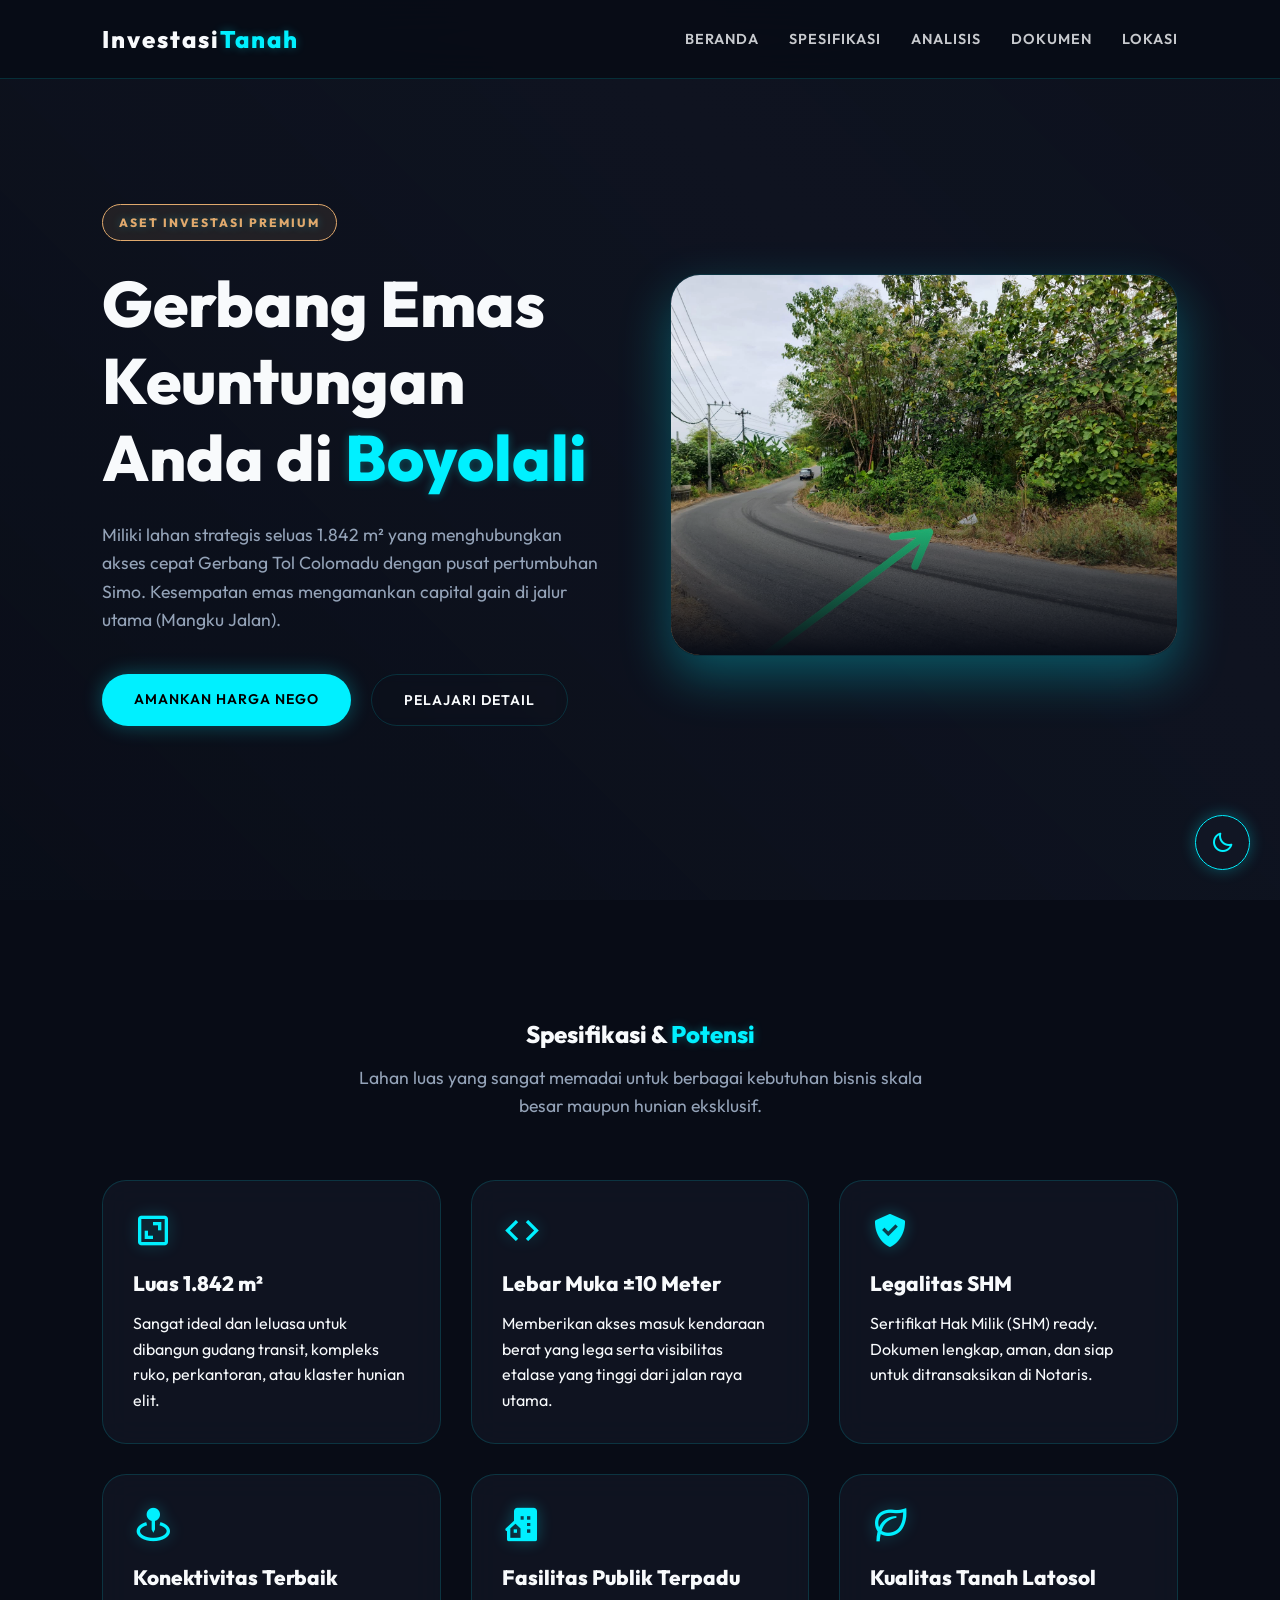
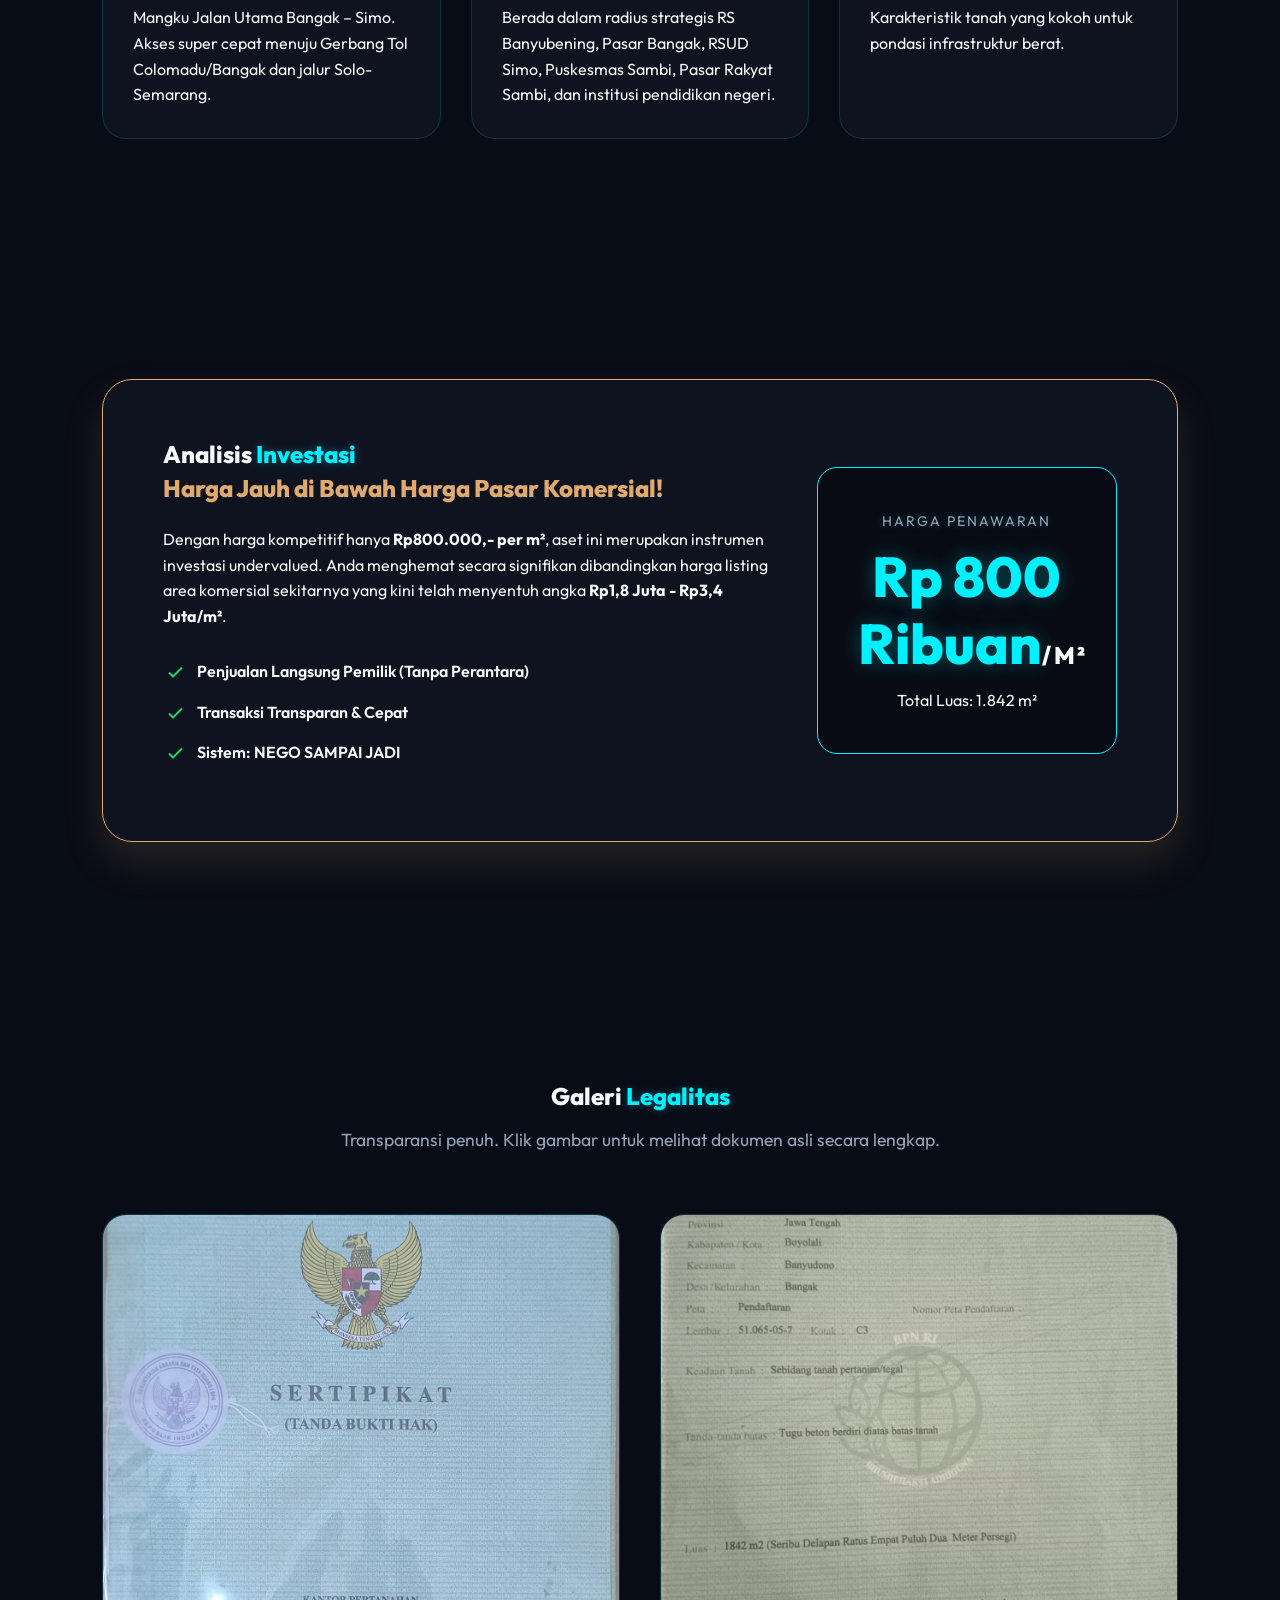
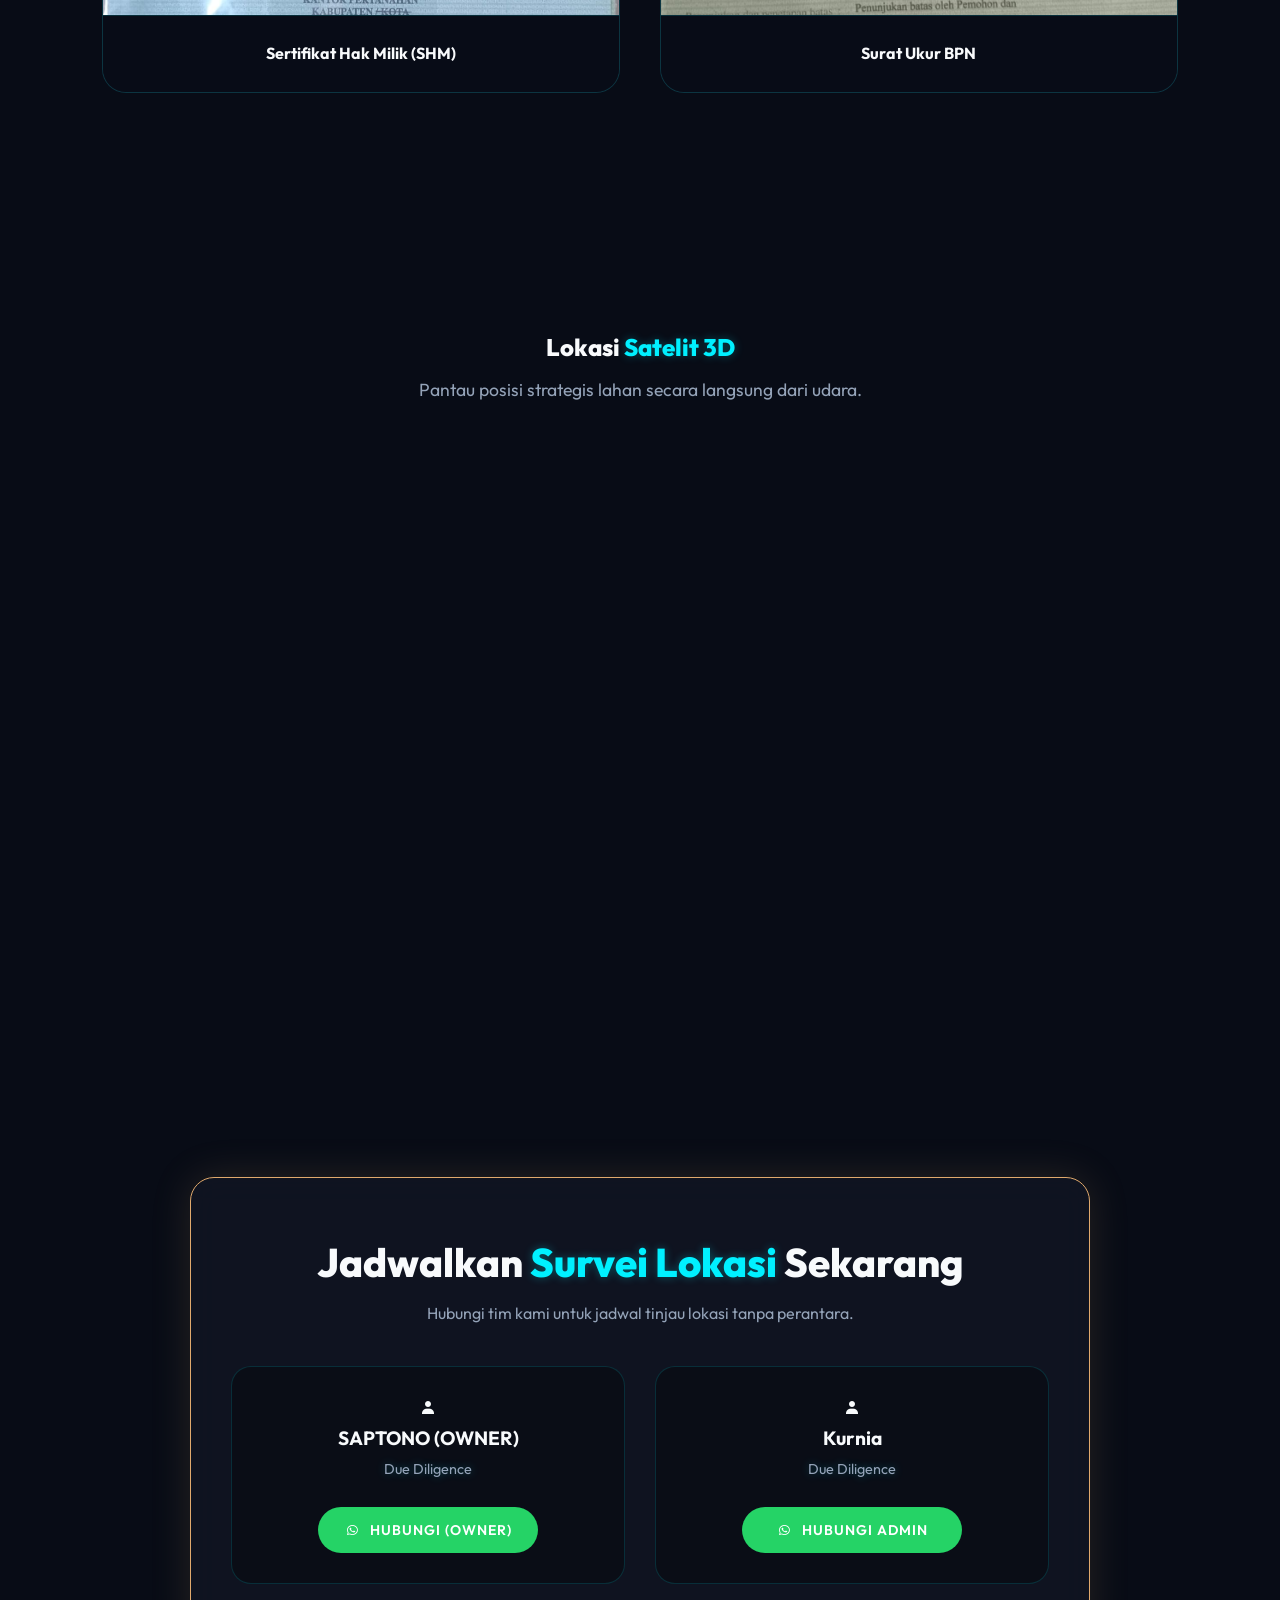
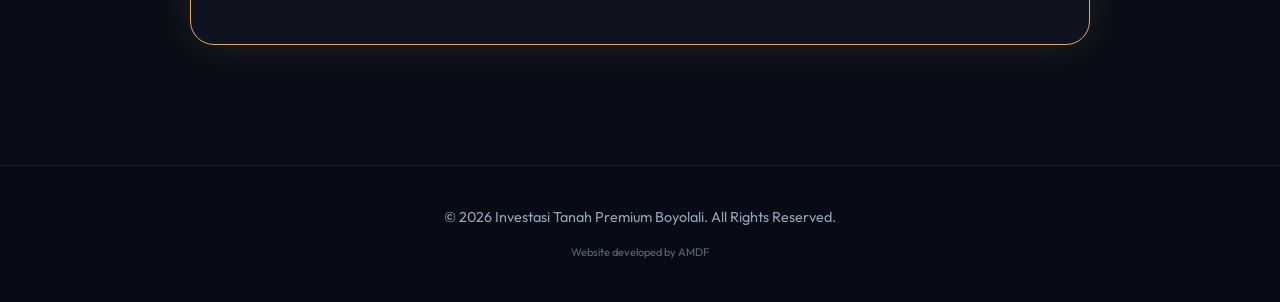
<file: index.html>
<!DOCTYPE html>
<html lang="id">
<head>
    <meta charset="UTF-8">
    <meta name="viewport" content="width=device-width, initial-scale=1.0">
    
    <title>Jual Tanah Strategis Boyolali | 1.842 m² Dekat Tol Colomadu - SHM</title>
    <meta name="description" content="Aset premium di Bangak - Simo, Boyolali. Luas 1.842 m² dengan legalitas SHM. Lokasi mangku jalan utama, sangat cocok untuk gudang, kantor, atau hunian mewah.">
    <meta name="keywords" content="jual tanah boyolali, tanah bangak simo, tanah dekat tol colomadu, investasi tanah jawa tengah, tanah shm boyolali">
    <meta name="author" content="Admin AMDF">

    <link rel="apple-touch-icon" sizes="180x180" href="assets/img/favicon/apple-touch-icon.png">
    <link rel="icon" type="image/png" sizes="32x32" href="assets/img/favicon/favicon-32x32.png">
    <link rel="icon" type="image/png" sizes="16x16" href="assets/img/favicon/favicon-16x16.png">
    <link rel="shortcut icon" href="assets/img/favicon/favicon.ico">
    <link rel="manifest" href="assets/img/favicon/site.webmanifest">
    <meta name="msapplication-TileColor" content="#080c16">
    <meta name="theme-color" content="#080c16">

    <link href="https://fonts.googleapis.com/css2?family=Outfit:wght@300;400;600;800&display=swap" rel="stylesheet">
    <link rel="stylesheet" href="assets/css/style.css">
    <link href='https://unpkg.com/boxicons@2.1.4/css/boxicons.min.css' rel='stylesheet'>
</head>
<body>
    <div class="bg-animation">
        <div class="orb orb-1"></div>
        <div class="orb orb-2"></div>
        <div class="orb orb-3"></div>
    </div>

    <button class="theme-switch" id="themeToggle" aria-label="Toggle Theme">
        <i class='bx bx-moon' id="themeIcon"></i>
    </button>

    <nav class="navbar">
        <div class="logo">Investasi<span>Tanah</span></div>
        <div class="nav-links">
            <a href="#beranda">Beranda</a>
            <a href="#spesifikasi">Spesifikasi</a>
            <a href="#investasi">Analisis</a>
            <a href="#dokumen">Dokumen</a>
            <a href="#lokasi">Lokasi</a>
        </div>
    </nav>

    <section id="beranda" class="hero">
        <div class="hero-container">
            <div class="hero-content fade-in-up">
                <span class="badge">Aset Investasi Premium</span>
                <h1>Gerbang Emas<br>Keuntungan Anda di <span>Boyolali</span></h1>
                <p>Miliki lahan strategis seluas 1.842 m² yang menghubungkan akses cepat Gerbang Tol Colomadu dengan pusat pertumbuhan Simo. Kesempatan emas mengamankan capital gain di jalur utama (Mangku Jalan).</p>
                <div class="hero-actions">
                    <a href="#kontak" class="btn btn-primary">Amankan Harga Nego</a>
                    <a href="#spesifikasi" class="btn btn-outline">Pelajari Detail</a>
                </div>
            </div>
            <div class="hero-visual fade-in-left">
                <div class="image-frame">
                    <img src="assets/img/gambar_tanah.jpeg" alt="Lahan Tanah Boyolali">
                    <div class="frame-overlay"></div>
                </div>
            </div>
        </div>
    </section>

    <section id="spesifikasi" class="features">
        <div class="section-header text-center fade-in-up">
            <h2>Spesifikasi & <span>Potensi</span></h2>
            <p>Lahan luas yang sangat memadai untuk berbagai kebutuhan bisnis skala besar maupun hunian eksklusif.</p>
        </div>
        <div class="feature-grid">
            <div class="glass-card hover-glow">
                <i class='bx bx-area'></i>
                <h3>Luas 1.842 m²</h3>
                <p>Sangat ideal dan leluasa untuk dibangun gudang transit, kompleks ruko, perkantoran, atau klaster hunian elit.</p>
            </div>
            <div class="glass-card hover-glow">
                <i class='bx bx-expand-horizontal'></i>
                <h3>Lebar Muka ±10 Meter</h3>
                <p>Memberikan akses masuk kendaraan berat yang lega serta visibilitas etalase yang tinggi dari jalan raya utama.</p>
            </div>
            <div class="glass-card hover-glow">
                <i class='bx bxs-check-shield'></i>
                <h3>Legalitas SHM</h3>
                <p>Sertifikat Hak Milik (SHM) ready. Dokumen lengkap, aman, dan siap untuk ditransaksikan di Notaris.</p>
            </div>
            <div class="glass-card hover-glow">
                <i class='bx bxs-map-pin'></i>
                <h3>Konektivitas Terbaik</h3>
                <p>Mangku Jalan Utama Bangak – Simo. Akses super cepat menuju Gerbang Tol Colomadu/Bangak dan jalur Solo-Semarang.</p>
            </div>
            <div class="glass-card hover-glow">
                <i class='bx bxs-building-house'></i>
                <h3>Fasilitas Publik Terpadu</h3>
                <p>Berada dalam radius strategis RS Banyubening, Pasar Bangak, RSUD Simo, Puskesmas Sambi, Pasar Rakyat Sambi, dan institusi pendidikan negeri.</p>
            </div>
            <div class="glass-card hover-glow">
                <i class='bx bx-leaf'></i>
                <h3>Kualitas Tanah Latosol</h3>
                <p>Karakteristik tanah yang kokoh untuk pondasi infrastruktur berat.</p>
            </div>
        </div>
    </section>

    <section id="investasi" class="investment-analysis">
        <div class="glass-panel d-flex fade-in-up">
            <div class="panel-content">
                <h2>Analisis <span>Investasi</span></h2>
                <p class="highlight-text">Harga Jauh di Bawah Harga Pasar Komersial!</p>
                <p>Dengan harga kompetitif hanya <strong>Rp800.000,- per m²</strong>, aset ini merupakan instrumen investasi undervalued. Anda menghemat secara signifikan dibandingkan harga listing area komersial sekitarnya yang kini telah menyentuh angka <strong>Rp1,8 Juta - Rp3,4 Juta/m²</strong>.</p>
                <ul class="check-list">
                    <li><i class='bx bx-check'></i> Penjualan Langsung Pemilik (Tanpa Perantara)</li>
                    <li><i class='bx bx-check'></i> Transaksi Transparan & Cepat</li>
                    <li><i class='bx bx-check'></i> Sistem: NEGO SAMPAI JADI</li>
                </ul>
            </div>
            <div class="price-tag">
                <span>Harga Penawaran</span>
                <h3>Rp 800 Ribuan<span>/m²</span></h3>
                <p>Total Luas: 1.842 m²</p>
            </div>
        </div>
    </section>

<section id="dokumen" class="gallery">
    <div class="section-header text-center fade-in-up">
        <h2>Galeri <span>Legalitas</span></h2>
        <p>Transparansi penuh. Klik gambar untuk melihat dokumen asli secara lengkap.</p>
    </div>
    <div class="doc-grid">
        <div class="doc-card zoom-effect fade-in-up">
            <a href="assets/img/sertifikat.jpeg" target="_blank" title="Klik untuk memperbesar">
                <div class="img-wrapper">
                    <img src="assets/img/sertifikat.jpeg" alt="Sertifikat Tanah">
                </div>
            </a>
            <div class="doc-info">
                <h4>Sertifikat Hak Milik (SHM)</h4>
            </div>
        </div>
        
        <div class="doc-card zoom-effect fade-in-up">
            <a href="assets/img/surat_ukur.jpeg" target="_blank" title="Klik untuk memperbesar">
                <div class="img-wrapper">
                    <img src="assets/img/surat_ukur.jpeg" alt="Surat Ukur BPN">
                </div>
            </a>
            <div class="doc-info">
                <h4>Surat Ukur BPN</h4>
            </div>
        </div>
    </div>
</section>

<section id="lokasi" class="map-section">
    <div class="section-header text-center fade-in-up">
        <h2>Lokasi <span>Satelit 3D</span></h2>
        <p>Pantau posisi strategis lahan secara langsung dari udara.</p>
    </div>
    <div class="map-container glass-card fade-in-up">
        <iframe 
            src="https://www.google.com/maps/embed?pb=!1m17!1m12!1m3!1d509.135742399333!2d110.69863460461711!3d-7.5160532934001845!2m3!1f0!2f0!3f0!3m2!1i1024!2i768!4f13.1!3m2!1m1!2zN8KwMzAnNTguNCJTIDExMMKwNDEnNTYuNiJF!5e1!3m2!1sid!2sid!4v1777039663609!5m2!1sid!2sid" 
            width="100%" 
            height="450" 
            style="border:0; display:block;" 
            allowfullscreen="" 
            loading="lazy" 
            referrerpolicy="no-referrer-when-downgrade">
        </iframe>
    </div>
</section>

<section id="kontak" class="contact-section text-center">
        <div class="cta-box glass-card fade-in-up">
            <h2>Jadwalkan <span>Survei Lokasi</span> Sekarang</h2>
            <p>Hubungi tim kami untuk jadwal tinjau lokasi tanpa perantara.</p>
            
            <div class="contact-persons">
                <div class="person-card">
                    <div class="contact-icon-wrapper">
                        <i class='bx bxs-user'></i>
                    </div>
                    <h4>SAPTONO (OWNER)</h4>
                    <span>Due Diligence</span>
                    <a href="https://wa.me/6281225500990" target="_blank" class="btn btn-wa"><i class='bx bxl-whatsapp'></i> HUBUNGI (OWNER)</a>
                </div>
                
                <div class="person-card">
                    <div class="contact-icon-wrapper">
                        <i class='bx bxs-user'></i>
                    </div>
                    <h4>Kurnia</h4>
                    <span>Due Diligence</span>
                    <a href="https://wa.me/6281215655963" target="_blank" class="btn btn-wa"><i class='bx bxl-whatsapp'></i> HUBUNGI ADMIN</a>
                </div>
            </div>
        </div>
    </section>

    <footer>
        <p>© 2026 Investasi Tanah Premium Boyolali. All Rights Reserved.</p>
        <p style="font-size: 11px; margin-top: 15px; opacity: 0.6;">Website developed by AMDF</p>
    </footer>

    <script src="assets/js/script.js"></script>
</body>
</html>
</file>
<file: assets/css/style.css>
:root {
    /* DARK THEME (Default) - Futuristic Luxury */
    --primary: #00F0FF;       /* Neon Cyan */
    --secondary: #E0A96D;     /* Premium Gold */
    --bg-body: #080c16;       /* Deep Space */
    --bg-card: rgba(20, 25, 40, 0.6);
    --text-main: #f8fafc;
    --text-muted: #94a3b8;
    --border: rgba(0, 240, 255, 0.15);
    --nav-bg: rgba(8, 12, 22, 0.85);
    --glow-primary: rgba(0, 240, 255, 0.3);
    --glow-secondary: rgba(224, 169, 109, 0.15);
}

[data-theme="light"] {
    /* LIGHT THEME - Clean, Professional, Emerald */
    --primary: #00818a;
    --secondary: #d4af37;
    --bg-body: #f4f7f6;
    --bg-card: rgba(255, 255, 255, 0.8);
    --text-main: #0f172a;
    --text-muted: #475569;
    --border: rgba(0, 129, 138, 0.2);
    --nav-bg: rgba(244, 247, 246, 0.9);
    --glow-primary: rgba(0, 129, 138, 0.2);
    --glow-secondary: rgba(212, 175, 55, 0.1);
}

* {
    margin: 0; padding: 0; box-sizing: border-box;
    font-family: 'Outfit', sans-serif;
    transition: background-color 0.4s ease, color 0.4s ease, border-color 0.4s ease;
}

html { scroll-behavior: smooth; }

body {
    background-color: var(--bg-body);
    color: var(--text-main);
    overflow-x: hidden;
    position: relative;
    line-height: 1.6;
}

/* Lightweight Animated Background */
.bg-animation {
    position: fixed; top: 0; left: 0; width: 100vw; height: 100vh;
    z-index: -1; overflow: hidden; pointer-events: none;
    background: linear-gradient(45deg, var(--bg-body) 20%, var(--bg-card) 50%, var(--bg-body) 80%);
    background-size: 300% 300%;
    animation: bgScroll 12s ease-in-out infinite;
}

/* Sembunyikan orb lama agar animasi tidak berat/lag di HP */
.orb { display: none; }

@keyframes bgScroll {
    0% { background-position: 0% 50%; }
    50% { background-position: 100% 50%; }
    100% { background-position: 0% 50%; }
}

/* Theme Switcher */
.theme-switch {
    position: fixed; bottom: 30px; right: 30px; z-index: 1000;
    width: 55px; height: 55px; border-radius: 50%;
    background: var(--bg-card); border: 1px solid var(--primary);
    color: var(--primary); font-size: 24px;
    cursor: pointer; display: flex; align-items: center; justify-content: center;
    backdrop-filter: blur(10px); box-shadow: 0 0 15px var(--glow-primary);
}
.theme-switch:hover { transform: scale(1.1); background: var(--primary); color: var(--bg-body); }

/* Typography Highlights */
h1, h2, h3 { font-weight: 800; line-height: 1.2; }
span { color: var(--primary); text-shadow: 0 0 10px var(--glow-primary); }

/* Buttons */
.btn {
    display: inline-block; padding: 14px 32px; border-radius: 30px;
    font-weight: 600; text-decoration: none; text-transform: uppercase;
    letter-spacing: 1px; font-size: 14px; cursor: pointer; transition: 0.3s;
}
.btn-primary { background: var(--primary); color: #000; box-shadow: 0 0 20px var(--glow-primary); border: none; }
.btn-primary:hover { transform: translateY(-3px); box-shadow: 0 0 30px var(--primary); }
.btn-outline { background: transparent; color: var(--text-main); border: 1px solid var(--border); backdrop-filter: blur(5px); }
.btn-outline:hover { border-color: var(--primary); color: var(--primary); }

/* Tombol WA Diperbaiki Agar Seragam Ukurannya */
.btn-wa { 
    background: #25D366; 
    color: #fff; 
    border: none; 
    width: 220px; /* Memaksa lebar tombol agar sama persis */
    max-width: 100%;
    padding: 12px 20px; 
    margin: 0 auto; 
    border-radius: 30px;
    display: flex; 
    align-items: center; 
    justify-content: center; 
    gap: 10px; 
    white-space: nowrap; /* Mencegah teks turun ke baris kedua */
}
.btn-wa:hover { background: #1ebe57; transform: translateY(-3px); box-shadow: 0 10px 20px rgba(37, 211, 102, 0.3); }

/* Glassmorphism Cards */
.glass-card {
    background: var(--bg-card); border: 1px solid var(--border);
    backdrop-filter: blur(15px); border-radius: 24px; padding: 30px;
}
.hover-glow { transition: 0.4s; }
.hover-glow:hover { transform: translateY(-10px); border-color: var(--primary); box-shadow: 0 15px 30px var(--glow-primary); }

/* Layout Sections */
section { padding: 120px 8%; position: relative; }
.text-center { text-align: center; }
.section-header { margin-bottom: 60px; }
.section-header p { color: var(--text-muted); font-size: 1.1rem; max-width: 600px; margin: 15px auto 0; }

/* Navbar */
.navbar {
    position: fixed; width: 100%; top: 0; padding: 20px 8%; z-index: 999;
    display: flex; justify-content: space-between; align-items: center;
    background: var(--nav-bg); backdrop-filter: blur(20px); border-bottom: 1px solid var(--border);
}
.logo { font-size: 1.5rem; font-weight: 800; letter-spacing: 2px; }
.nav-links { display: flex; gap: 30px; }
.nav-links a { color: var(--text-main); text-decoration: none; font-size: 0.9rem; font-weight: 600; text-transform: uppercase; letter-spacing: 1px; opacity: 0.8; }
.nav-links a:hover { opacity: 1; color: var(--primary); }

/* Hero */
.hero { display: flex; align-items: center; min-height: 100vh; padding-top: 150px; }
.hero-container { display: grid; grid-template-columns: 1fr 1fr; gap: 60px; align-items: center; width: 100%; }
.badge { display: inline-block; padding: 8px 16px; background: rgba(224, 169, 109, 0.1); border: 1px solid var(--secondary); color: var(--secondary); border-radius: 50px; font-size: 12px; font-weight: 800; text-transform: uppercase; margin-bottom: 25px; letter-spacing: 2px; }
.hero h1 { font-size: clamp(2.5rem, 5vw, 4.5rem); margin-bottom: 25px; }
.hero p { color: var(--text-muted); font-size: 1.1rem; margin-bottom: 40px; }
.hero-actions { display: flex; gap: 20px; }
.image-frame { position: relative; border-radius: 30px; overflow: hidden; border: 1px solid var(--border); box-shadow: 0 20px 50px var(--glow-primary); }
.image-frame img { width: 100%; height: auto; display: block; filter: contrast(1.1); }
.frame-overlay { position: absolute; inset: 0; background: linear-gradient(to top, var(--bg-body), transparent 50%); }

/* Features Grid */
.feature-grid { display: grid; grid-template-columns: repeat(auto-fit, minmax(300px, 1fr)); gap: 30px; }
.feature-grid i { font-size: 40px; color: var(--primary); margin-bottom: 20px; text-shadow: 0 0 15px var(--glow-primary); }
.feature-grid h3 { font-size: 1.3rem; margin-bottom: 15px; }

/* Investment Panel */
.d-flex { display: flex; gap: 40px; align-items: center; justify-content: space-between; }
.glass-panel { background: var(--bg-card); border: 1px solid var(--secondary); border-radius: 30px; padding: 60px; box-shadow: 0 20px 40px var(--glow-secondary); backdrop-filter: blur(15px); }
.highlight-text { font-size: 1.5rem; font-weight: 800; color: var(--secondary); margin-bottom: 20px; }
.check-list { list-style: none; margin-top: 30px; }
.check-list li { display: flex; align-items: center; gap: 10px; margin-bottom: 15px; font-weight: 600; }
.check-list i { color: #25D366; font-size: 24px; }
.price-tag { background: rgba(0,0,0,0.4); padding: 40px; border-radius: 20px; border: 1px solid var(--primary); text-align: center; min-width: 300px; }
.price-tag span { color: var(--text-muted); font-size: 14px; text-transform: uppercase; letter-spacing: 2px; }
.price-tag h3 { font-size: 3.5rem; color: var(--primary); margin: 10px 0; text-shadow: 0 0 20px var(--glow-primary); }
.price-tag h3 span { font-size: 1.5rem; color: var(--text-main); text-shadow: none; }

/* Gallery */
.doc-grid { display: grid; grid-template-columns: repeat(auto-fit, minmax(400px, 1fr)); gap: 40px; }
.doc-card { background: var(--bg-card); border-radius: 24px; overflow: hidden; border: 1px solid var(--border); }
.img-wrapper { height: 400px; overflow: hidden; }
.img-wrapper img { width: 100%; height: 100%; object-fit: cover; transition: 0.5s; cursor: pointer; }
.doc-card:hover img { transform: scale(1.1); filter: brightness(1.2); }
.doc-info { padding: 25px; text-align: center; background: var(--nav-bg); border-top: 1px solid var(--border); }

/* Map */
.map-container { padding: 10px; border-color: var(--primary); }
.map-container iframe { border-radius: 16px; filter: contrast(1.1) saturate(1.2); }

/* Contact */
.cta-box { max-width: 900px; margin: 0 auto; padding: 60px 40px; border-color: var(--secondary); box-shadow: 0 0 40px var(--glow-secondary); }
.cta-box h2 { font-size: 2.5rem; margin-bottom: 15px; }
.cta-box p { color: var(--text-muted); margin-bottom: 40px; }
.contact-persons { display: grid; grid-template-columns: 1fr 1fr; gap: 30px; }
.person-card { background: rgba(0,0,0,0.3); padding: 30px; border-radius: 20px; border: 1px solid var(--border); display: flex; flex-direction: column; align-items: center; }
.person-card i.bxs-user-tie, .person-card i.bx-user-pin { font-size: 50px; color: var(--secondary); margin-bottom: 15px; }
.person-card h4 { font-size: 1.2rem; margin-bottom: 5px; }
.person-card span { font-size: 0.9rem; color: var(--text-muted); margin-bottom: 25px; display: block; }

footer { text-align: center; padding: 40px; border-top: 1px solid var(--border); font-size: 0.9rem; color: var(--text-muted); background: var(--nav-bg); }

/* Responsiveness */
@media (max-width: 1024px) {
    .hero-container, .glass-panel { grid-template-columns: 1fr; flex-direction: column; text-align: center; }
    .hero-visual { order: -1; }
    .hero-actions { justify-content: center; }
    .price-tag { width: 100%; }
}
@media (max-width: 768px) {
    .nav-links { display: none; }
    section { padding: 80px 5%; }
    .hero h1 { font-size: 2rem; }
    .doc-grid { grid-template-columns: 1fr; }
    .contact-persons { grid-template-columns: 1fr; }
}

/* Animations */
.fade-in-up { opacity: 0; transform: translateY(30px); transition: opacity 0.8s ease-out, transform 0.8s ease-out; }
.fade-in-left { opacity: 0; transform: translateX(30px); transition: opacity 0.8s ease-out, transform 0.8s ease-out; }
.is-visible { opacity: 1; transform: translateY(0) translateX(0); }
</file>
